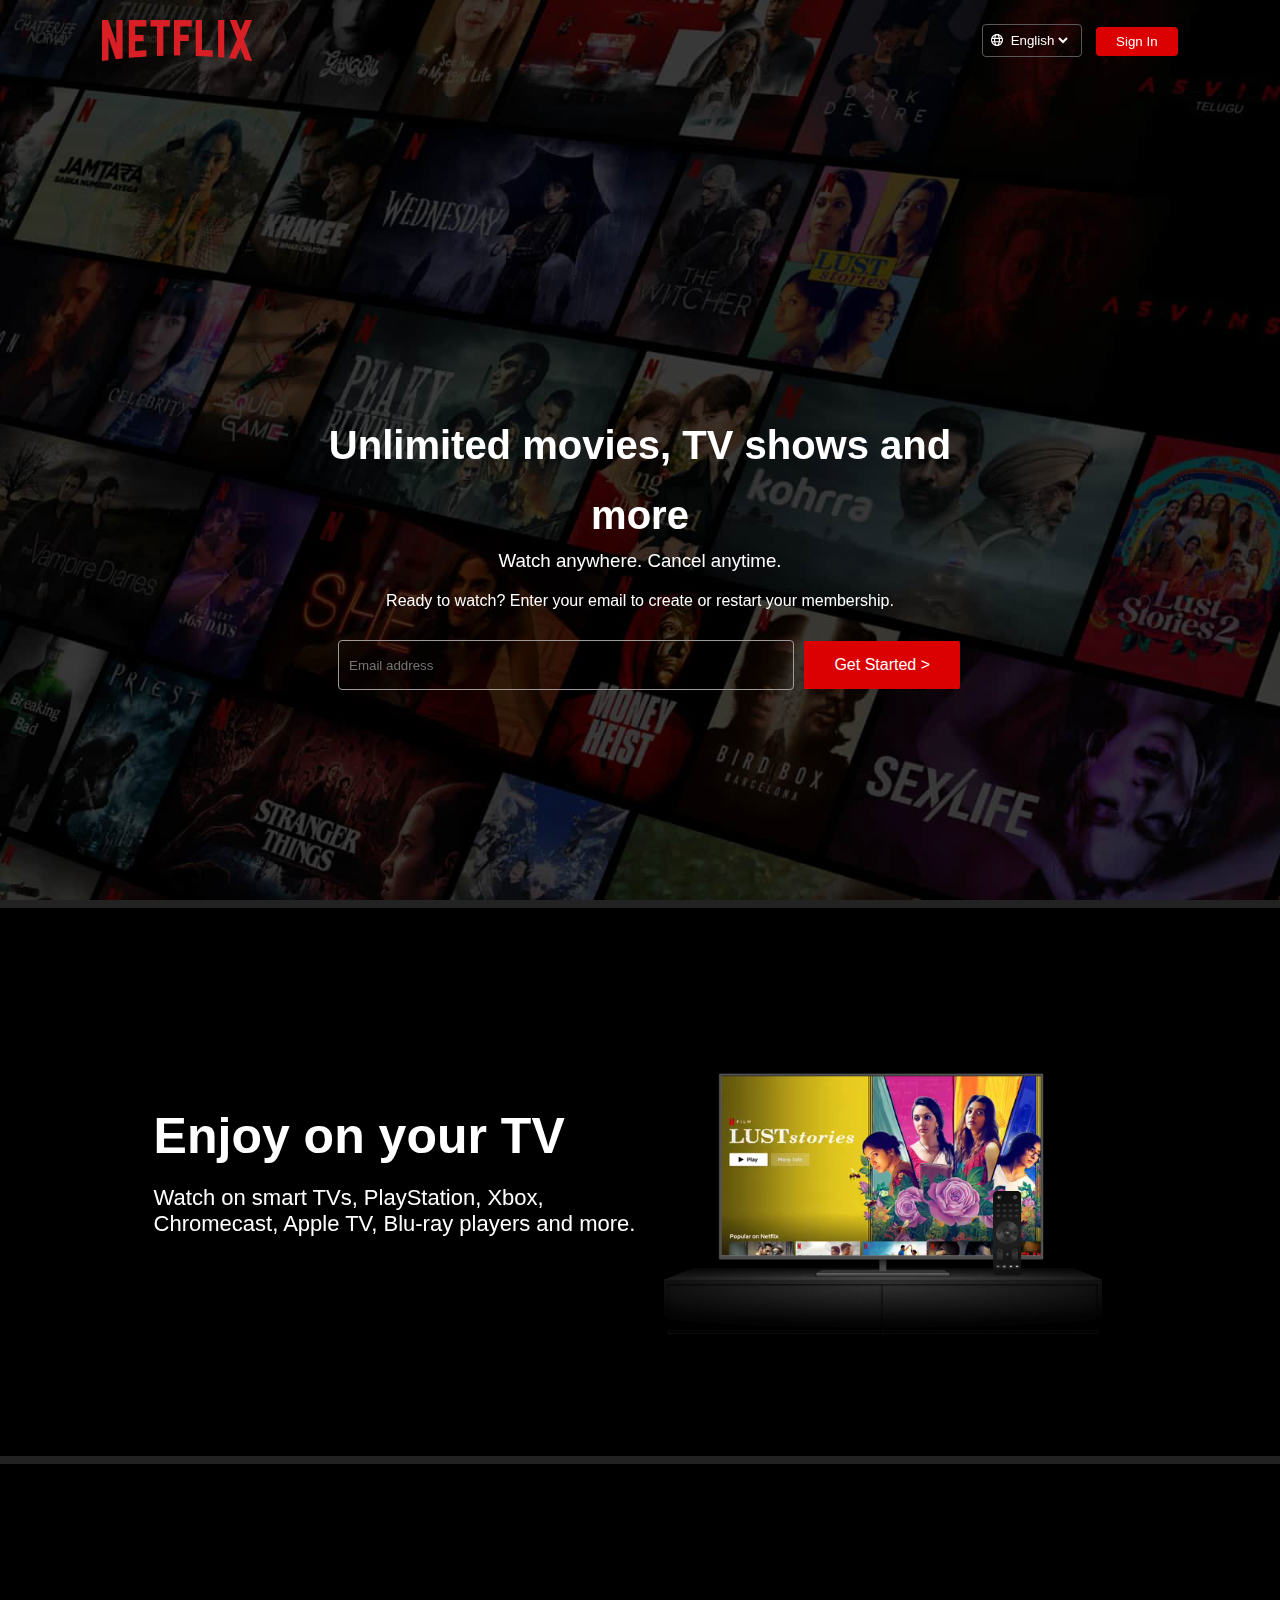
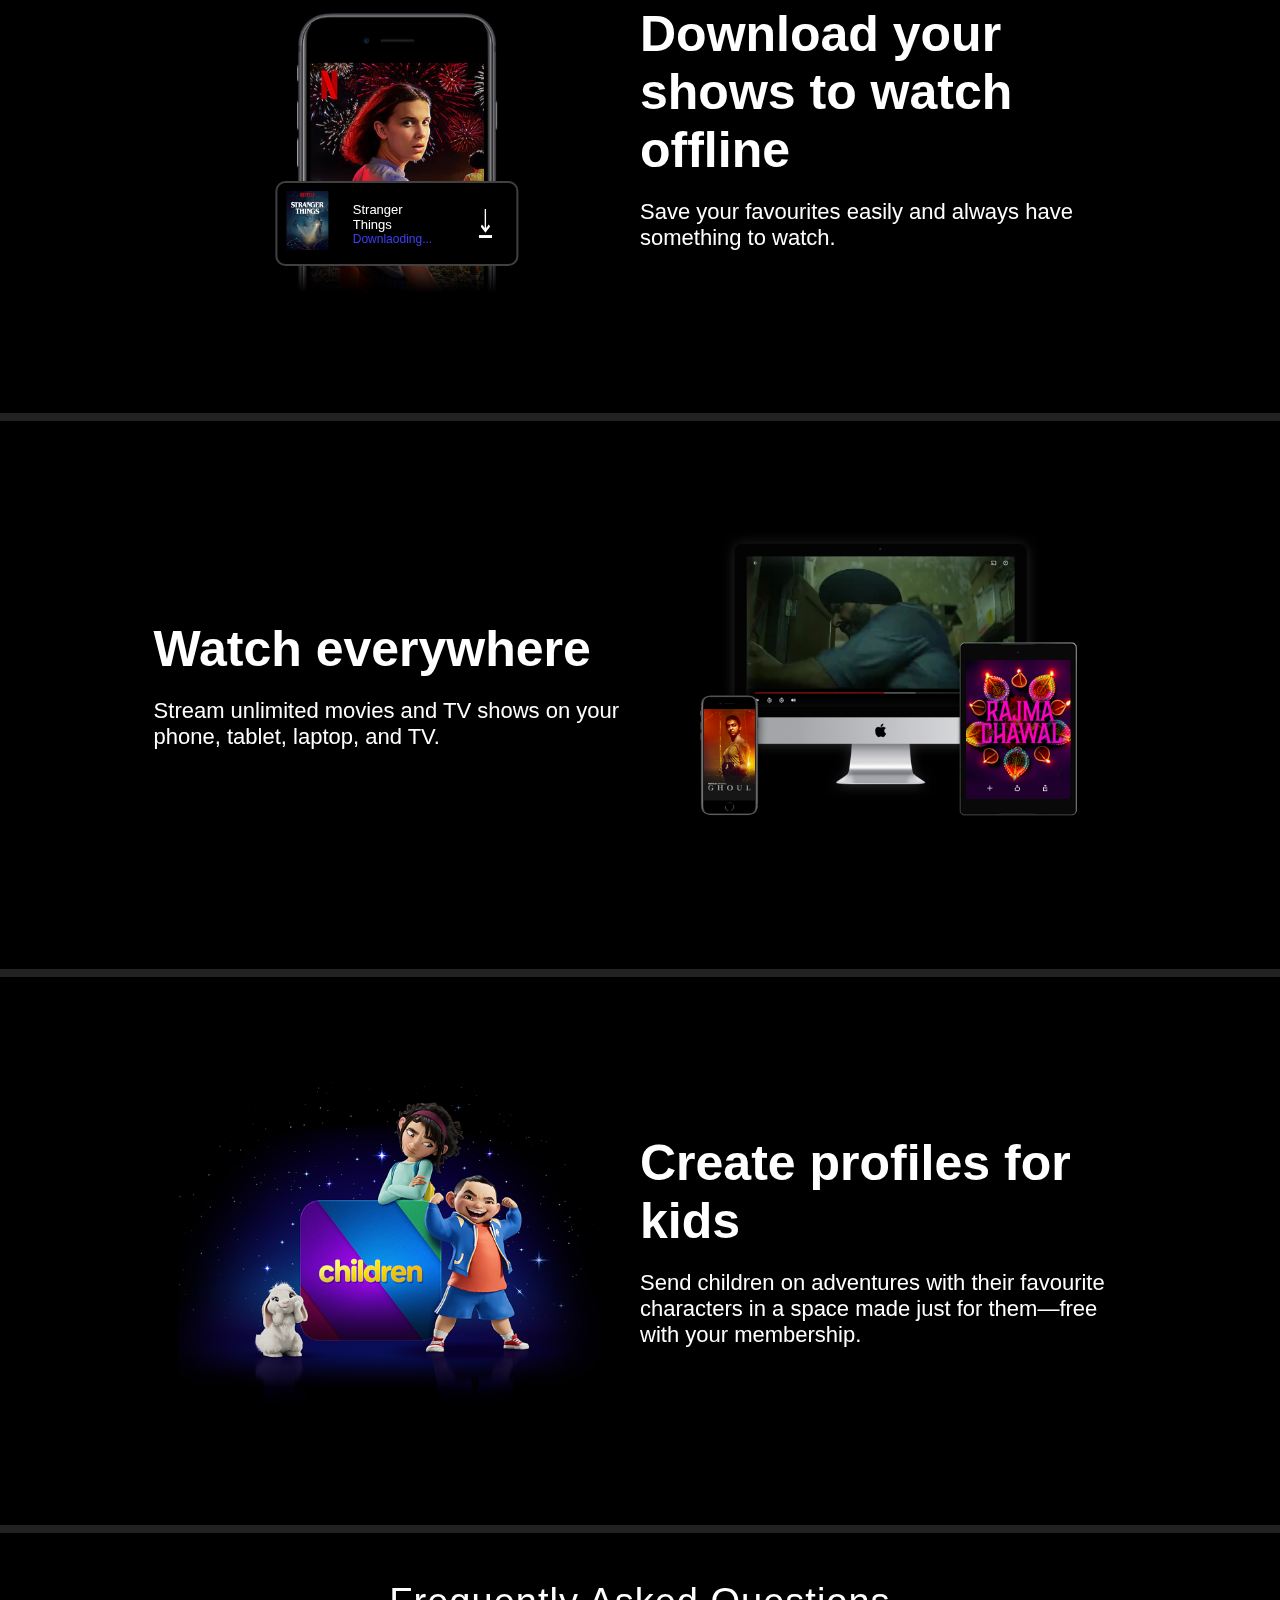
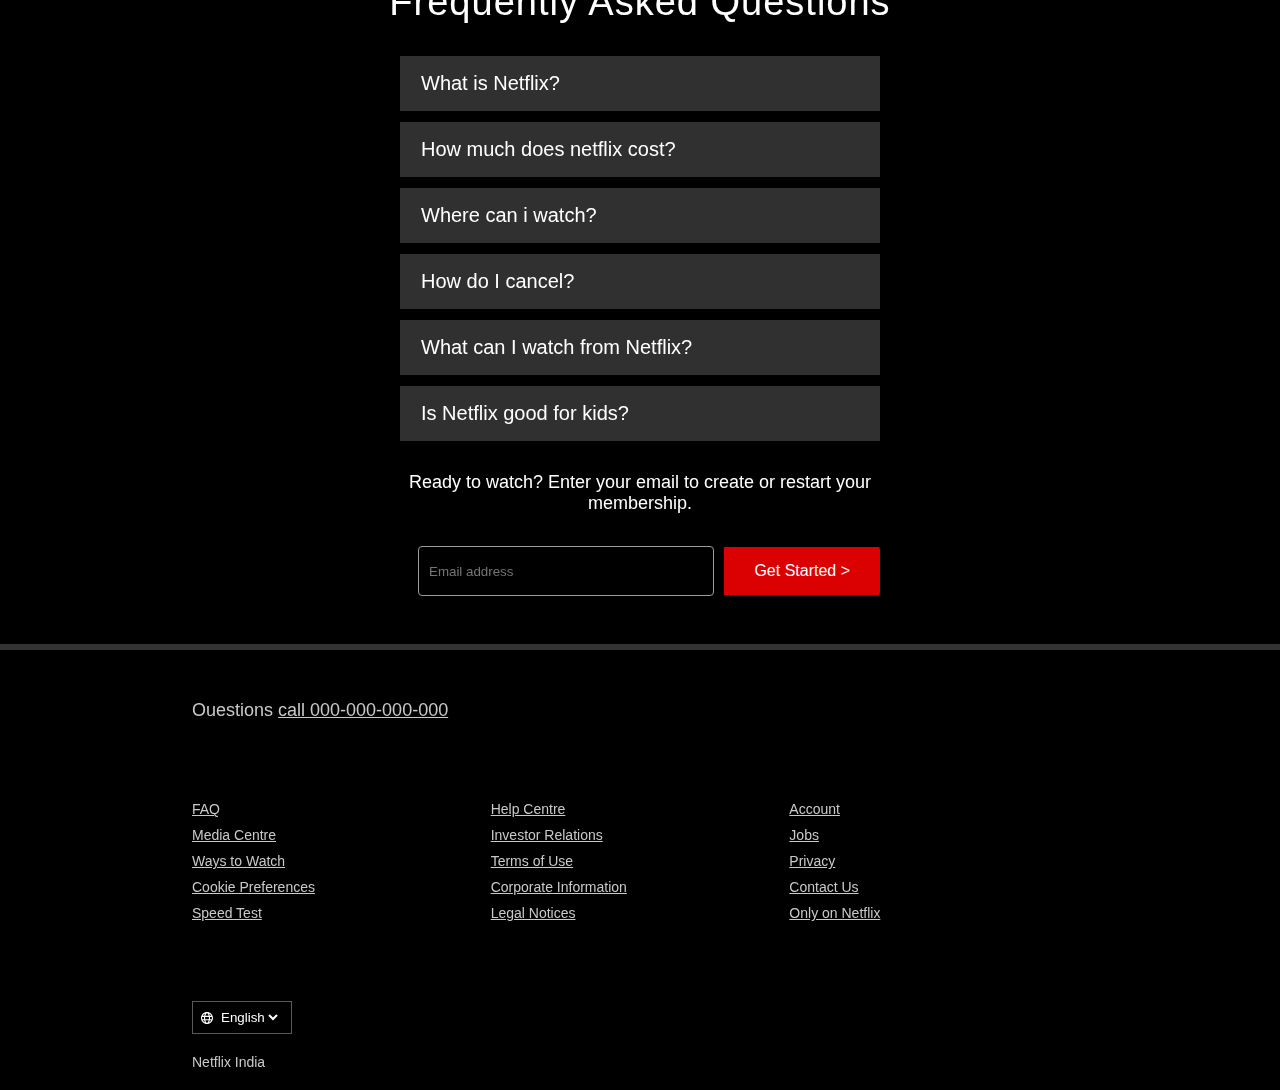
<file: index.html>
<!DOCTYPE html>
<html lang="en">

<head>
  <meta charset="UTF-8">
  <meta name="viewport" content="width=device-width, initial-scale=1.0">
  <link
  rel="stylesheet"
  href="https://pro.fontawesome.com/releases/v5.10.0/css/all.css"
  integrity="sha384-AYmEC3Yw5cVb3ZcuHtOA93w35dYTsvhLPVnYs9eStHfGJvOvKxVfELGroGkvsg+p"
  crossorigin="anonymous"
/>

  <title>Netflix India - Watch TV Shows Online, Watch Movies Online</title>
  <link rel="icon" href="images/netflix-topsearch.png" />
  <link rel="stylesheet" href="style.css">
  <link rel="stylesheet" href="responsive.css">
</head>

<body>
  <!-- Netflix Header -->
  <div class="header">
    <nav>
      <img src="images/logo.png" alt="" class="logo">
      <div>
        <button class="language-btn">
          <span>
            <svg style="margin: 0;
            /* margin-right: 3px; */
            right: 3px;
            padding: 0;
            display: inherit;
            position: relative;" width="14" height="12" viewBox="0 0 16 16" fill="none"
              xmlns="http://www.w3.org/2000/svg" class="default-ltr-cache-0 e1mhci4z1" data-name="Globe"
              aria-hidden="true">
              <path fill-rule="evenodd" clip-rule="evenodd"
                d="M8 14.5C8.23033 14.5 8.84266 14.2743 9.48679 12.986C9.76293 12.4337 9.99973 11.7621 10.1748 11H5.8252C6.00027 11.7621 6.23707 12.4337 6.51321 12.986C7.15734 14.2743 7.76967 14.5 8 14.5ZM5.57762 9.5C5.52716 9.02077 5.5 8.51911 5.5 8C5.5 7.48089 5.52716 6.97923 5.57762 6.5H10.4224C10.4728 6.97923 10.5 7.48089 10.5 8C10.5 8.51911 10.4728 9.02077 10.4224 9.5H5.57762ZM11.7092 11C11.4822 12.1217 11.1317 13.117 10.6914 13.9184C12.0137 13.3161 13.0987 12.2837 13.7678 11H11.7092ZM14.3261 9.5H11.9298C11.9759 9.01412 12 8.51269 12 8C12 7.48731 11.9759 6.98588 11.9298 6.5H14.3261C14.4398 6.98152 14.5 7.48373 14.5 8C14.5 8.51627 14.4398 9.01848 14.3261 9.5ZM4.0702 9.5H1.67393C1.56019 9.01848 1.5 8.51627 1.5 8C1.5 7.48373 1.56019 6.98152 1.67393 6.5H4.0702C4.02411 6.98588 4 7.48731 4 8C4 8.51269 4.02411 9.01412 4.0702 9.5ZM2.23221 11H4.29076C4.51779 12.1217 4.86832 13.117 5.30864 13.9184C3.98635 13.3161 2.90128 12.2837 2.23221 11ZM5.8252 5H10.1748C9.99973 4.23793 9.76293 3.56626 9.48679 3.01397C8.84266 1.72571 8.23033 1.5 8 1.5C7.76967 1.5 7.15734 1.72571 6.51321 3.01397C6.23707 3.56626 6.00027 4.23793 5.8252 5ZM11.7092 5H13.7678C13.0987 3.71627 12.0137 2.68389 10.6914 2.08162C11.1317 2.88302 11.4822 3.8783 11.7092 5ZM5.30864 2.08162C4.86832 2.88302 4.51779 3.8783 4.29076 5H2.23221C2.90128 3.71628 3.98635 2.68389 5.30864 2.08162ZM8 0C12.4183 0 16 3.58172 16 8C16 12.4183 12.4183 16 8 16C3.58172 16 0 12.4183 0 8C0 3.58172 3.58172 0 8 0Z"
                fill="currentColor"></path>
            </svg>
          </span>
          <select name="languages" id="languagesSelect" class="language__drop__down">
            <option value="english" selected style="color: black;" class="lang">English</option>
            <option value="hindi" style="color: black;" class="lang">हिन्दी</option>
          </select>

        </button>
        <button class="hover-btn">Sign In</button>
      </div>
    </nav>

    <div class="header-content">
      <h1>Unlimited movies, TV shows and more</h1>
      <h3>Watch anywhere. Cancel anytime.</h3>
      <p>Ready to watch? Enter your email to create or restart your membership.</p>
      <form action="" class="email-signup">

        <input type="email" placeholder="Email address" name="" id="" required>

        <button type="submit" style="margin-left: 10px;" class="hover-btn">Get Started ></button>
      </form>
    </div>

  </div>





  <section>
  <div class="features">
    <div class="row">
      <div class="text-col">
        <h2>Enjoy on your TV</h2>
        <p>Watch on smart TVs, PlayStation, Xbox, Chromecast, Apple TV, Blu-ray players and more.</p>
      </div>


      <div class="img-col">
        <img src="images/netflix-tv.png" alt="" class="future-img">
        <div class="future1-video-bg-container">
          <video src="video/netflix-tv-video.m4v" autoplay="" loop="" muted="" class="future1-video-bg"></video></div>
        </div>
      </div>
    </div>





    <div class="features">
      <div class="row">

        <div class="img-col">
          <img src="images/netflix-mobile.jpg" alt="" class="future-img">
          
          <div class="future2-poster-container">
            <div class="poster-container">
              <img src="images/boxshot.png" alt="" class="poster-future2">

            </div>
        
            <div class="poster-details">
              <h4>Stranger Things</h4>
              <h6>Downlaoding...</h6>
            </div>

            <div class="gif-container-download">
              <img src="images/gif-icon.gif" alt="" class="gif">
            </div>
          </div>
          </div>

        <div class="text-col">
          <h2>Download your shows to watch offline</h2>
          <p>Save your favourites easily and always have something to watch.</p>
        </div>
  
        </div>
      </div>





      <div class="features">
        <div class="row">
          <div class="text-col">
            <h2>Watch everywhere</h2>
            <p>Stream unlimited movies and TV shows on your phone, tablet, laptop, and TV.</p>
          </div>
    
    
          <div class="img-col">
            <img src="images/netflix-show-adds.png" alt="" class="future-img">
            <div class="future3-showadd-video-container">
              <video src="video/netflix-showadd-devices.m4v" autoplay="" loop="" muted="" class="future1-video-bg"></video></div>
            </div>
          </div>
        </div>









        <div class="features">
          <div class="row">

            <div class="img-col">
              <img src="images/netflix-children.png" alt="" class="future-img">
              </div>


            <div class="text-col">
              <h2>Create profiles for kids</h2>
              <p>Send children on adventures with their favourite characters in a space made just for them—free with your membership.</p>
            </div>
      
      
            
            </div>
          </div>

        </section>

        





        <section class="FAQ__list__container">
          <h1 class="FAQ__heading">Frequently Asked Questions</h1>
          <div class="FAQ__list">
            <div class="FAQ__accordian">
              <button class="FAQ__title">
                What is Netflix?<i class="fal fa-plus"></i>
              </button>
              <div class="FAQ__visible">
                <p>
                  Netflix is a streaming service that offers a wide variety of
                  award-winning TV shows, movies, anime, documentaries and more –
                  on thousands of internet-connected devices.
                </p>
                <p>
                  You can watch as much as you want, whenever you want, without a
                  single ad – all for one low monthly price. There's always
                  something new to discover, and new TV shows and movies are added
                  every week!
                </p>
              </div>
            </div>
            <div class="FAQ__accordian">
              <button class="FAQ__title">
                How much does netflix cost?<i class="fal fa-plus"></i>
              </button>
              <div class="FAQ__visible">
                <p>
                  Watch Netflix on your smartphone, tablet, Smart TV, laptop, or
                  streaming device, all for one fixed monthly fee. Plans range
                  from ₹ 199 to ₹ 799 a month. No extra costs, no contracts.
                </p>
              </div>
            </div>
            <div class="FAQ__accordian">
              <button class="FAQ__title">
                Where can i watch?
                <i class="fal fa-plus"></i>
                
          
          
              </button>
              <div class="FAQ__visible">
                <p>
                  Watch anywhere, anytime, on an unlimited number of devices. Sign
                  in with your Netflix account to watch instantly on the web at
                  netflix.com from your personal computer or on any
                  internet-connected device that offers the Netflix app, including
                  smart TVs, smartphones, tablets, streaming media players and
                  game consoles.
                </p>
                <p>
                  You can also download your favourite shows with the iOS,
                  Android, or Windows 10 app. Use downloads to watch while you're
                  on the go and without an internet connection. Take Netflix with
                  you anywhere.
                </p>
              </div>
            </div>
            <div class="FAQ__accordian">
              <button class="FAQ__title">
                How do I cancel?<i class="fal fa-plus"></i>
              </button>
              <div class="FAQ__visible">
                <p>
                  Netflix is flexible. There are no annoying contracts and no
                  commitments. You can easily cancel your account online in two
                  clicks. There are no cancellation fees – start or stop your
                  account anytime.
                </p>
              </div>
            </div>
            <div class="FAQ__accordian">
              <button class="FAQ__title">
                What can I watch from Netflix?<i class="fal fa-plus"></i>
              </button>
              <div class="FAQ__visible">
                <p>
                  Netflix has an extensive library of feature films,
                  documentaries, TV shows, anime, award-winning Netflix originals,
                  and more. Watch as much as you want, anytime you want.
                </p>
              </div>
            </div>
            <div class="FAQ__accordian">
              <button class="FAQ__title">
                Is Netflix good for kids?<i class="fal fa-plus"></i>
              </button>
              <div class="FAQ__visible">
                <p>
                  The Netflix Kids experience is included in your membership to
                  give parents control while kids enjoy family-friendly TV shows
                  and films in their own space.
                </p>
                <p>
                  Kids profiles come with PIN-protected parental controls that let
                  you restrict the maturity rating of content kids can watch and
                  block specific titles you don’t want kids to see.
                </p>
              </div>
            </div>


            <div class="email-down"><h3>Ready to watch? Enter your email to create or restart your membership.</h3>
              <form action="" class="email-signup">
  
                <input type="email" placeholder="Email address" name="" id="" required>
        
                <button type="submit" style="margin-left: 10px;" class="hover-btn">Get Started ></button>
              </form></div>
          </div>

          
          </section>

<section>
           <div class="new-footer">
            <h2>Ouestions <a href="">call 000-000-000-000</a></h2>

            <div class="row">
              <div class="cols">
                <a href="#">FAQ</a>
                <a href="#">Media Centre</a>
                <a href="#">Ways to Watch</a>
                <a href="#">Cookie Preferences</a>
                <a href="#">Speed Test</a>
              </div>


              <div class="cols">
                <a href="#">Help Centre</a>
                <a href="#">Investor Relations</a>
                <a href="#">Terms of Use</a>
                <a href="#">Corporate Information</a>
                <a href="#">Legal Notices</a>
              </div>



              <div class="cols">
                <a href="#">Account</a>
                <a href="#">Jobs</a>
                <a href="#">Privacy</a>
                <a href="#">Contact Us</a>
                <a href="#">Only on Netflix</a>
              </div>



            </div>

            <div>
              <button class="language-btn">
                <span>
                  <svg style="margin: 0;
                  /* margin-right: 3px; */
                  right: 3px;
                  padding: 0;
                  display: inherit;
                  position: relative; color: white;" width="14" height="12" viewBox="0 0 16 16" fill="none"
                    xmlns="http://www.w3.org/2000/svg" class="default-ltr-cache-0 e1mhci4z1" data-name="Globe"
                    aria-hidden="true">
                    <path fill-rule="evenodd" clip-rule="evenodd"
                      d="M8 14.5C8.23033 14.5 8.84266 14.2743 9.48679 12.986C9.76293 12.4337 9.99973 11.7621 10.1748 11H5.8252C6.00027 11.7621 6.23707 12.4337 6.51321 12.986C7.15734 14.2743 7.76967 14.5 8 14.5ZM5.57762 9.5C5.52716 9.02077 5.5 8.51911 5.5 8C5.5 7.48089 5.52716 6.97923 5.57762 6.5H10.4224C10.4728 6.97923 10.5 7.48089 10.5 8C10.5 8.51911 10.4728 9.02077 10.4224 9.5H5.57762ZM11.7092 11C11.4822 12.1217 11.1317 13.117 10.6914 13.9184C12.0137 13.3161 13.0987 12.2837 13.7678 11H11.7092ZM14.3261 9.5H11.9298C11.9759 9.01412 12 8.51269 12 8C12 7.48731 11.9759 6.98588 11.9298 6.5H14.3261C14.4398 6.98152 14.5 7.48373 14.5 8C14.5 8.51627 14.4398 9.01848 14.3261 9.5ZM4.0702 9.5H1.67393C1.56019 9.01848 1.5 8.51627 1.5 8C1.5 7.48373 1.56019 6.98152 1.67393 6.5H4.0702C4.02411 6.98588 4 7.48731 4 8C4 8.51269 4.02411 9.01412 4.0702 9.5ZM2.23221 11H4.29076C4.51779 12.1217 4.86832 13.117 5.30864 13.9184C3.98635 13.3161 2.90128 12.2837 2.23221 11ZM5.8252 5H10.1748C9.99973 4.23793 9.76293 3.56626 9.48679 3.01397C8.84266 1.72571 8.23033 1.5 8 1.5C7.76967 1.5 7.15734 1.72571 6.51321 3.01397C6.23707 3.56626 6.00027 4.23793 5.8252 5ZM11.7092 5H13.7678C13.0987 3.71627 12.0137 2.68389 10.6914 2.08162C11.1317 2.88302 11.4822 3.8783 11.7092 5ZM5.30864 2.08162C4.86832 2.88302 4.51779 3.8783 4.29076 5H2.23221C2.90128 3.71628 3.98635 2.68389 5.30864 2.08162ZM8 0C12.4183 0 16 3.58172 16 8C16 12.4183 12.4183 16 8 16C3.58172 16 0 12.4183 0 8C0 3.58172 3.58172 0 8 0Z"
                      fill="currentColor"></path>
                  </svg>
                </span>
                <select name="languages" id="languagesSelect" class="language__drop__down">
                  <option value="english" selected style="color: black;" class="lang">English</option>
                  <option value="hindi" style="color: black;" class="lang">हिन्दी</option>
                </select>
      
              </button></div>

            <p class="copyright-text">Netflix India</p>
    





          </div>
          

        </section>
        



      <script src="script.js"></script>
</body>

</html>
</file>
<file: style.css>
*{
    margin:0;
     padding: 0;
     font-family: 'Poppins',sans-serif;
     box-sizing: border-box;

}


body{
    background-color: black;
    color: white;
}
.header{
    width: 100%;
    height: 100vh;
    background-image: linear-gradient(rgba(0,0,0,0.7),rgba(0,0,0,0.7)) , url(images/headerimage.jpg);
    background-size: cover;
    background-position: center;
    padding: 10px 8%;
    position: relative;
    /* border: 2px solid red; */

}

nav{
    display: flex;
    align-items: center;
    justify-content: space-between;
    padding: 10px 0px;
}

.logo{
    width: 150px;
    cursor: pointer;
}

nav button{
    border: 0;
    outline: 0;
    background: #db0001;
    color: white;
    padding: 7px 20px;
    font-size: 14spx;
    border-radius: 4px;
    margin-left: 10px;
    cursor: pointer;
}

.hover-btn:hover{
  background: #db0000d5;
}

.language-btn{
    display: inline-flex;
    align-items: center;
    background: transparent;
    border: 1px solid #5a5858;
    padding: 7px 10px;
}


.language__drop__down{
  background: transparent;
    color: white;
    border: 0;
    cursor: pointer;
    
}

.lang{
  cursor: pointer;
}

.language__drop__down:focus{
  outline: 0;
}

.language-btn img{
    width: 10px;
    margin-left: 10px;
}
.header-content{
    position: absolute;
    top: 50%;
    left: 50%;
    transform: translate(-50%, -50%);
    text-align: center;
    margin-top: 100px;
}

.header-content h1{
  

    font-size: 40px;
    line-height: 70px;
    font-weight: 600;
    max-width: 750px;
}
.header-content h3{
    font-weight: 400;
    margin-bottom: 20px;
}

.email-signup{
    background: transparent;
    border-radius: 4px;
    display: flex;
    align-items: center;
    margin-top: 30px;
    overflow: hidden;
    border: 1pxm solid  #9f9a9a;
}
.email-signup input{
    outline: 0;
    border: 0;
    flex: 1;
    margin-left: 18px;
    
    display: inline-flex;
    align-items: center;
    background: transparent;
    padding: 7px 10px;
    color: white;
    border: 1px solid #9f9a9a;
    
    height: 50px;
    border-radius: 4px;
}


.email-signup input:focus{
    outline: auto;
}

.email-signup button{
    background: #db0001;
    border: 0;
    outline: 0;
    color: white;
    font-size: 16px;
    cursor: pointer;
    padding: 15px 30px;
}

.email-signup button:hover{
  background: #db0000d5;
}


.features {
    border-top: 8px solid #222;
    padding: 2rem 1rem;
    display: flex; 
    padding: 50px 12%;
    font-size: 22px;
  }

  .features h2{
    font-size: 50px;
    font-weight: 600;
    margin-bottom: 20px;
  }
  .row{
    display: flex;
    width: 100%;
    align-items: center;
    flex-wrap: wrap;
    padding: 50px 0;

  }

  .text-col{
    flex-basis: 50%;
    margin-bottom: 20px;
  }
  
  
  .img-col {
    width: 100%;
    position: relative;
    flex-basis: 50%;
    margin-bottom: 20px;
  }
  .future-img{
    display: block;
    width: 90%;
    margin: auto;
  }
  
  .future1-video-bg-container {
    position: absolute;
    width: 100%;
    top: 20%;
    left: 13%;
    height: 100%;
    max-width: 73%;
    max-height: 54%;
    z-index: -2;
  }
  
  .future1-video-bg {
    width: 100%;
  }
 
  .future2-poster-container {
    position: absolute;
    bottom: 8%;
    left: 50%;
    transform: translateX(-50%);
    width: 100%;
    max-width: 12em;
    display: flex;
    align-items: center;
    background-color: black;
    border: 2px solid rgba(255, 255, 255, 0.25);
    border-radius: 10px;
    height: 85px;
    padding: 0.25rem 0.6rem;
    gap: 24px;
  }
  
  .poster-container {
    width: 20%;
  }
  
  .poster-future2 {
    width: 100%;
    height: 100%;
  }
  .poster-details-future2 {
    width: 60%;
  }
  .poster-details h4 {
    font-size: 13px;
    font-weight: 500;
  }
  .poster-details  h6 {
    font-size: 12px;
    font-weight: 400;
    color: rgb(63, 63, 246);
  }
  
  .gif-container-download {
    width: 20%;
    height: 100%;
  }
  .gif {
    width: 100%;
    height: 100%;
  }


  .future3-video-bg-container {
    position: absolute;
    width: 100%;
    top: 20%;
    left: 13%;
    height: 100%;
    max-width: 73%;
    max-height: 54%;
    z-index: -2;
  }



  .future3111-video-bg-container {
    max-width: 56%;
    max-height: 47%;
    z-index: -2;
    top: 9%;
    left: 22%;
  }

  .future3-video-bg {
    width: 100%;
  }
  

  .future3-showadd-video-container{
    position: absolute;
    width: 100%;
    top: 8%;
    left: 22%;
    height: 100%;
    max-width: 55%;
    max-height: 54%;
    z-index: -2;
  }





   .FAQ__accordian {
    width: 100%;
  }
  .FAQ__title {
    width: 100%;
    display: flex;
    justify-content: space-between;
    padding: 15px 20px;
    font-size: 18px;
    background-color: #303030;
    border: 1px solid #303030;
    color: white;
   
  }

  .FAQ__title:hover{
    cursor: pointer;
    background: #615f5f;
  }

  
  
  .FAQ__visible {
    background-color: #303030;
    border-top: 1px solid black;
    max-height: 0;
    overflow: hidden;
    transition: max-height 0.5s ease-in-out;
  }
  
  .FAQ__visible > p {
    margin: 1rem;
  }
  .FAQ__list__container {
    border-top: 8px solid #222;
    padding: 2rem 0;
  }
  .FAQ__heading {
    font-size: 20px;
    text-align: center;
    font-weight: 600;
    margin: 1rem 3rem;
  }
  
  .FAQ__list {
    display: flex;
    flex-direction: column;
    justify-content: center;
    align-items: center;
    gap: 10px;
  }
  
  .email-down {
    text-align: center;
  }
  
  .email-down h3 {
    font-size: 18px;
    font-weight: 400;
    margin: 2rem 0;
    margin-top: 20px;
  } 
  #email-signup-footer{
    /* width: 80%;
    margin-left:170px; */

    /* width: 46%;
    margin-left: 284px; */
    width: 92%;
    margin-left: 28px;
  }

   

  .new-footer{
    padding: 50px 15% 10px;
    border-top: 6px solid #333;
    color: #cac8c8;
  }

  .new-footer h2{
    font-size: 18px;
    font-weight: 400;
    margin-bottom: 30px;
  }

  .new-footer h2 a{
    color: #cac8c8;
  }

  .new-footer .cols{
    flex-basis: 25%;
    flex-grow: 1;
    margin-bottom: 20px;
  }
  

  .new-footer .cols a{
    display: block;
    /* text-decoration: none; */
    color: #cac8c8;
    font-size: 14px;
    margin-bottom: 10px;
  }


  .copyright-text{
    font-size: 14px;
    margin-top: 20px;
    margin-bottom: 10px;
    color: #cac8c8;
  }
</file>
<file: responsive.css>
@media only screen and (max-width:600px){
  .logo{
    width: 100px;
  }

  nav button{
    padding: 5px 10px;
  }
  

  nav .language-btn{
    padding: 4px 8px;
  }
  .header-content{
    position: unset;
    transform: none;
    padding-top: 150px;

  }
  .header-content h1{
     font-size: 30px;

     
  }

  .email-signup button{
    font-size: 12px;
    padding: 10px 15px;
  }



.text-col, .img-col{
flex-basis: 100%;
}

.features{
  padding: 100px 12%;
}

.features h2{
font-size: 25px;
}
.features p{
  font-size: 15px;
}

.row:nth-child(2), .row:nth-child(4){
  flex-direction: column-reverse;
}

.features .row{
  padding: 10px 0;
}

.future2-poster-container{
  max-width: fit-content;
    max-height: 28%;
  
}

}







@media (min-width: 601px){
.feature {
    padding: 4rem;
}


.future2-poster-container{
  max-width: fit-content;
    max-height: 28%;
  
}




  .FAQ__title {
    font-size: 20px;
  }
  .FAQ__heading {
    font-size: 38px;
    font-weight: 500;
    letter-spacing: 1px;
  }
  .FAQ__list {
    padding: 1rem 5rem;
  }




}




@media (min-width: 1024px){



  .FAQ__list {
    padding: 1rem 25rem;
  }
 
  
}
</file>
